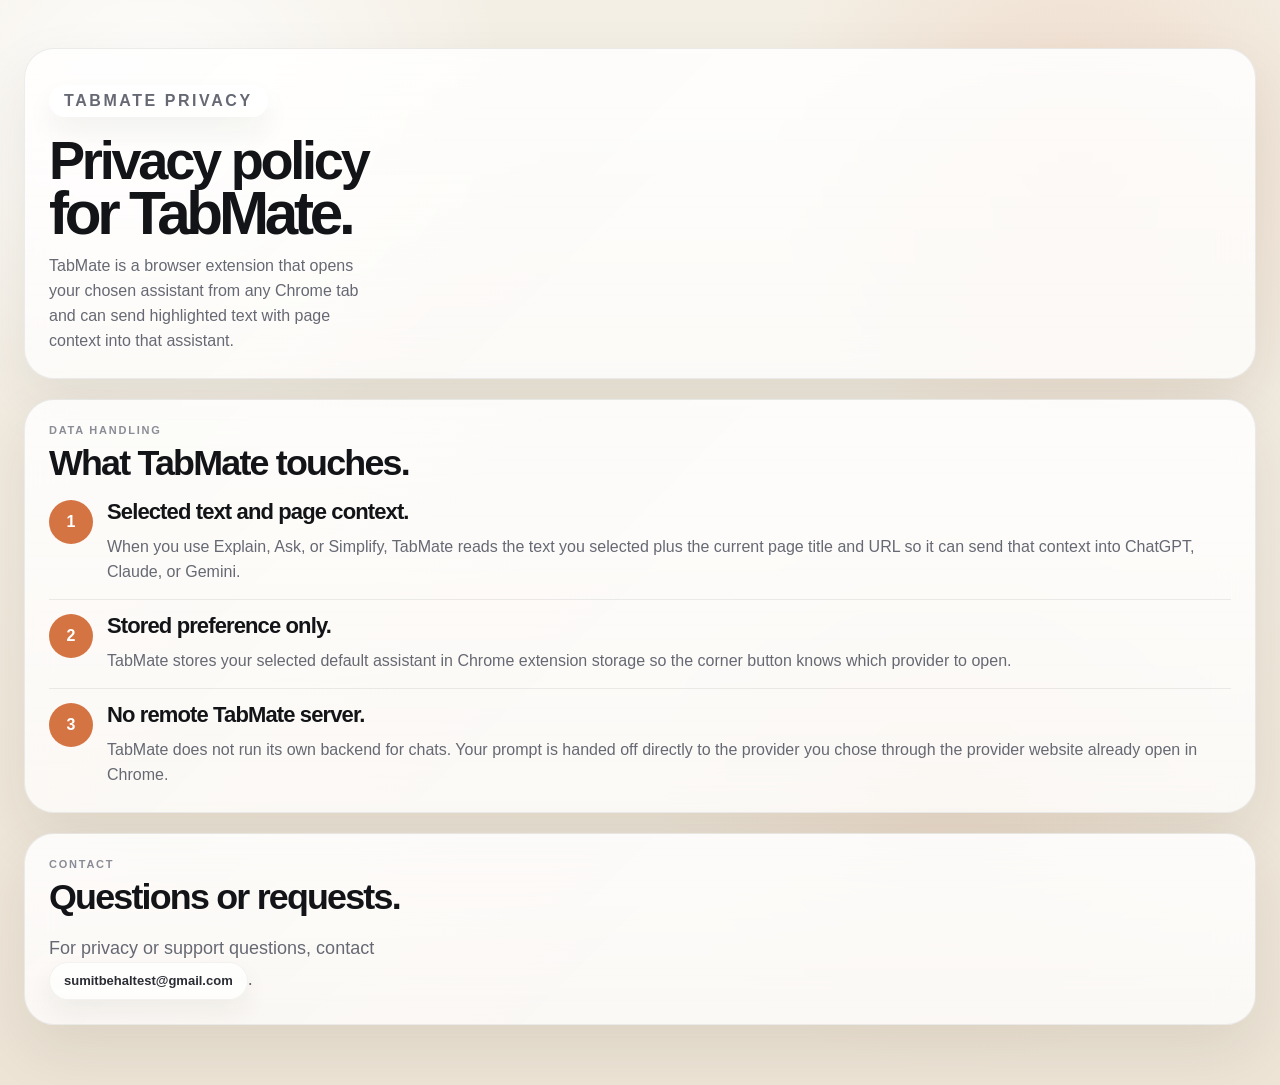
<file: privacy.html>
<!doctype html>
<html lang="en">
  <head>
    <meta charset="utf-8">
    <meta name="viewport" content="width=device-width, initial-scale=1">
    <title>TabMate Privacy</title>
    <link rel="stylesheet" href="site.css">
  </head>
  <body>
    <main class="page">
      <section class="story-card">
        <p class="eyebrow">TabMate privacy</p>
        <h1>
          <span class="headline-lead">Privacy policy</span>
          <span>for TabMate.</span>
        </h1>
        <p class="copy">TabMate is a browser extension that opens your chosen assistant from any Chrome tab and can send highlighted text with page context into that assistant.</p>
      </section>

      <section class="how-it-works">
        <div class="section-head">
          <p class="section-kicker">Data handling</p>
          <h2>What TabMate touches.</h2>
        </div>
        <div class="steps">
          <article class="step">
            <span class="step-number">1</span>
            <div>
              <h3>Selected text and page context.</h3>
              <p>When you use Explain, Ask, or Simplify, TabMate reads the text you selected plus the current page title and URL so it can send that context into ChatGPT, Claude, or Gemini.</p>
            </div>
          </article>
          <article class="step">
            <span class="step-number">2</span>
            <div>
              <h3>Stored preference only.</h3>
              <p>TabMate stores your selected default assistant in Chrome extension storage so the corner button knows which provider to open.</p>
            </div>
          </article>
          <article class="step">
            <span class="step-number">3</span>
            <div>
              <h3>No remote TabMate server.</h3>
              <p>TabMate does not run its own backend for chats. Your prompt is handed off directly to the provider you chose through the provider website already open in Chrome.</p>
            </div>
          </article>
        </div>
      </section>

      <section class="how-it-works">
        <div class="section-head">
          <p class="section-kicker">Contact</p>
          <h2>Questions or requests.</h2>
        </div>
        <p class="copy">For privacy or support questions, contact <a class="secondary-link" href="mailto:sumitbehaltest@gmail.com">sumitbehaltest@gmail.com</a>.</p>
      </section>
    </main>
  </body>
</html>
</file>
<file: site.css>
:root {
  color-scheme: light;
  --display-font: -apple-system, BlinkMacSystemFont, "SF Pro Display", "Segoe UI", sans-serif;
  --ui-font: -apple-system, BlinkMacSystemFont, "SF Pro Text", "Segoe UI", sans-serif;
  --bg: #f4efe5;
  --bg-deep: #ede4d6;
  --ink: #131417;
  --muted: #666973;
  --subtle: #8a8d96;
  --line: rgba(24, 25, 30, 0.08);
  --surface: rgba(255, 255, 255, 0.84);
  --shadow: 0 24px 60px rgba(42, 31, 16, 0.09);
  --shadow-strong: 0 28px 70px rgba(42, 31, 16, 0.14);
}

* {
  box-sizing: border-box;
}

html,
body {
  margin: 0;
  min-height: 100%;
}

body {
  color: var(--ink);
  font-family: var(--ui-font);
  background:
    radial-gradient(circle at 12% 10%, rgba(255, 255, 255, 0.96), transparent 24%),
    radial-gradient(circle at 84% 14%, rgba(213, 116, 67, 0.16), transparent 22%),
    radial-gradient(circle at 74% 72%, rgba(213, 116, 67, 0.08), transparent 24%),
    linear-gradient(180deg, var(--bg) 0%, var(--bg-deep) 100%);
}

body::before {
  content: "";
  position: fixed;
  inset: 0;
  background:
    linear-gradient(rgba(255, 255, 255, 0.14) 1px, transparent 1px),
    linear-gradient(90deg, rgba(255, 255, 255, 0.14) 1px, transparent 1px);
  background-size: 32px 32px;
  mask-image: linear-gradient(180deg, rgba(0, 0, 0, 0.14), transparent 38%);
  pointer-events: none;
}

.page {
  position: relative;
  z-index: 1;
  max-width: 1280px;
  margin: 0 auto;
  padding: 48px 24px 60px;
}

h1,
h2,
h3,
p,
ul {
  margin: 0;
}

.hero {
  display: grid;
  grid-template-columns: minmax(0, 0.9fr) minmax(500px, 1.1fr);
  gap: 34px;
  align-items: start;
}

.hero-copy {
  padding-top: 10px;
}

.eyebrow,
.section-kicker,
.brand-name {
  font-size: 11px;
  font-weight: 700;
  letter-spacing: 0.16em;
  text-transform: uppercase;
  color: var(--subtle);
}

.eyebrow {
  display: inline-flex;
  align-items: center;
  min-height: 32px;
  padding: 0 14px;
  border-radius: 999px;
  background: rgba(255, 255, 255, 0.68);
  border: 1px solid rgba(255, 255, 255, 0.76);
  box-shadow: 0 14px 28px rgba(42, 31, 16, 0.06);
}

h1 {
  margin-top: 18px;
  font-family: var(--display-font);
  max-width: 100%;
  font-size: clamp(42px, 4.7vw, 62px);
  font-weight: 700;
  line-height: 0.94;
  letter-spacing: -0.07em;
}

h1 span {
  display: block;
}

h1 span:last-child,
.headline-lead {
  white-space: nowrap;
}

.headline-lead {
  font-size: 0.9em;
  letter-spacing: -0.06em;
}

.copy {
  max-width: 35ch;
  margin-top: 18px;
  font-size: 18px;
  line-height: 1.56;
  color: var(--muted);
}

.hero-pills,
.hero-actions,
.footer-links {
  display: flex;
  flex-wrap: wrap;
  gap: 10px;
}

.hero-pills {
  margin-top: 22px;
}

.hero-pill,
.secondary-link,
.footer-link {
  display: inline-flex;
  align-items: center;
  min-height: 38px;
  padding: 0 14px;
  border-radius: 999px;
  background: rgba(255, 255, 255, 0.72);
  border: 1px solid rgba(24, 25, 30, 0.05);
  box-shadow: 0 12px 26px rgba(42, 31, 16, 0.06);
  font-size: 13px;
  font-weight: 600;
  color: #2a2d34;
  text-decoration: none;
}

.hero-actions {
  margin-top: 22px;
}

.primary-link {
  display: inline-flex;
  align-items: center;
  justify-content: center;
  min-height: 46px;
  padding: 0 18px;
  border-radius: 999px;
  background: #191b20;
  color: #fff;
  text-decoration: none;
  font-size: 15px;
  font-weight: 700;
  box-shadow: 0 18px 32px rgba(19, 20, 24, 0.18);
  transition: transform 140ms ease, box-shadow 140ms ease, background 140ms ease;
}

.primary-link:hover,
.secondary-link:hover,
.footer-link:hover {
  transform: translateY(-1px);
}

.primary-link:hover {
  background: linear-gradient(135deg, #2a2d34, #1b1d22);
  box-shadow: 0 24px 38px rgba(19, 20, 24, 0.22);
}

.secondary-link:hover,
.footer-link:hover {
  background: rgba(255, 255, 255, 0.92);
}

.preview-browser,
.story-card,
.how-it-works,
.assistants {
  border: 1px solid var(--line);
  border-radius: 30px;
  box-shadow: var(--shadow);
  backdrop-filter: blur(18px);
}

.hero-panel {
  display: grid;
  align-self: center;
}

.preview-browser {
  padding: 10px;
  background:
    linear-gradient(180deg, rgba(255, 255, 255, 0.98), rgba(244, 239, 231, 0.94)),
    linear-gradient(135deg, rgba(213, 116, 67, 0.03), transparent 68%);
  box-shadow:
    0 24px 56px rgba(42, 31, 16, 0.12),
    inset 0 1px 0 rgba(255, 255, 255, 0.78);
}

.preview-body {
  position: relative;
  aspect-ratio: 288 / 180;
  border-radius: 22px;
  overflow: hidden;
  background: #111317;
}

.preview-video {
  position: absolute;
  inset: 0;
  width: 100%;
  height: 100%;
  object-fit: contain;
  background: #111317;
}

.story-grid {
  display: grid;
  grid-template-columns: 1fr 1fr;
  gap: 20px;
  margin-top: 34px;
  align-items: stretch;
}

.story-card,
.how-it-works,
.assistants {
  padding: 24px;
  height: 100%;
  overflow: hidden;
  background:
    linear-gradient(180deg, rgba(255, 255, 255, 0.88), rgba(255, 255, 255, 0.76)),
    linear-gradient(135deg, rgba(213, 116, 67, 0.06), transparent 58%);
}

.story-card h2,
.section-head h2 {
  margin-top: 10px;
  font-family: var(--display-font);
  font-size: clamp(28px, 2.8vw, 40px);
  line-height: 1;
  letter-spacing: -0.05em;
}

.story-card p,
.step p,
.assistant-copy {
  margin-top: 12px;
  font-size: 16px;
  line-height: 1.56;
  color: var(--muted);
}

.story-what {
  display: grid;
  grid-template-rows: auto 1fr auto;
}

.story-what-copy h2 {
  max-width: none;
  font-size: clamp(28px, 2.1vw, 34px);
  white-space: nowrap;
}

.story-what-copy p {
  max-width: 34ch;
}

.story-loop-band {
  margin-top: 18px;
  padding: 16px 18px;
  border: 1px solid rgba(24, 25, 30, 0.08);
  border-radius: 24px;
  background:
    linear-gradient(180deg, rgba(255, 255, 255, 0.74), rgba(255, 255, 255, 0.58)),
    linear-gradient(135deg, rgba(213, 116, 67, 0.1), transparent 64%);
  box-shadow: inset 0 1px 0 rgba(255, 255, 255, 0.82);
}

.story-loop-kicker {
  margin-top: 0;
  font-size: 11px;
  font-weight: 700;
  letter-spacing: 0.16em;
  text-transform: uppercase;
  color: var(--subtle);
}

.story-loop-strip {
  display: flex;
  flex-wrap: wrap;
  gap: 10px;
  margin-top: 12px;
}

.story-loop-chip {
  display: inline-flex;
  align-items: center;
  justify-content: center;
  min-height: 38px;
  padding: 0 14px;
  border-radius: 999px;
  background: rgba(255, 255, 255, 0.8);
  border: 1px solid rgba(24, 25, 30, 0.08);
  font-size: 14px;
  font-weight: 600;
  line-height: 1.2;
  letter-spacing: -0.02em;
}

.benefit-stack {
  display: grid;
  gap: 12px;
  margin-top: 18px;
}

.benefit-row {
  display: grid;
  grid-template-columns: 40px 1fr;
  gap: 14px;
  align-items: start;
  padding: 16px;
  border: 1px solid rgba(24, 25, 30, 0.08);
  border-radius: 22px;
  background:
    linear-gradient(180deg, rgba(255, 255, 255, 0.7), rgba(255, 255, 255, 0.56)),
    linear-gradient(135deg, rgba(213, 116, 67, 0.08), transparent 60%);
  box-shadow: inset 0 1px 0 rgba(255, 255, 255, 0.78);
}

.story-benefits {
  display: grid;
  grid-template-rows: auto auto 1fr;
}

.story-benefits h2 {
  max-width: none;
  font-size: clamp(24px, 1.7vw, 30px);
  white-space: nowrap;
}

.story-benefits .benefit-stack {
  margin-top: 22px;
}

.benefit-row h3 {
  font-size: 20px;
  line-height: 1.02;
  letter-spacing: -0.04em;
}

.benefit-row p {
  margin-top: 6px;
  font-size: 15px;
  line-height: 1.55;
  color: var(--muted);
}

.benefit-badge {
  display: inline-flex;
  align-items: center;
  justify-content: center;
  width: 40px;
  height: 40px;
  border-radius: 999px;
  background: rgba(213, 116, 67, 0.18);
  color: #a85527;
  font-size: 14px;
  font-weight: 700;
  box-shadow: inset 0 1px 0 rgba(255, 255, 255, 0.8);
}

.how-it-works,
.assistants {
  margin-top: 20px;
}

.assistants {
  margin-top: 34px;
}

.steps {
  display: grid;
  gap: 14px;
  margin-top: 18px;
}

.step {
  display: grid;
  grid-template-columns: 44px 1fr;
  gap: 14px;
  align-items: start;
  padding-top: 14px;
  border-top: 1px solid rgba(24, 25, 30, 0.08);
}

.step:first-child {
  padding-top: 0;
  border-top: 0;
}

.step-number {
  display: inline-flex;
  align-items: center;
  justify-content: center;
  width: 44px;
  height: 44px;
  border-radius: 999px;
  background: #d57443;
  color: #fff;
  font-weight: 700;
}

.step h3 {
  font-size: 22px;
  line-height: 1.05;
  letter-spacing: -0.04em;
}

.assistant-grid {
  display: grid;
  grid-template-columns: repeat(3, minmax(0, 1fr));
  gap: 14px;
  margin-top: 18px;
}

.assistant-card {
  padding: 18px;
  border-radius: 24px;
  border: 1px solid rgba(24, 25, 30, 0.1);
  background: rgba(255, 255, 255, 0.72);
}

.assistant-brand {
  display: flex;
  align-items: center;
  gap: 12px;
}

.brand-logo-shell {
  display: inline-flex;
  align-items: center;
  justify-content: center;
  width: 48px;
  height: 48px;
  border-radius: 18px;
  background: rgba(255, 255, 255, 0.96);
  box-shadow:
    inset 0 0 0 1px rgba(24, 25, 30, 0.08),
    0 12px 24px rgba(42, 31, 16, 0.07);
}

.brand-logo {
  width: 28px;
  height: 28px;
  object-fit: contain;
}

.chatgpt-logo {
  width: 34px;
  height: 34px;
}

.assistant-card h3 {
  margin-top: 4px;
  font-size: 26px;
  font-family: var(--display-font);
  line-height: 0.94;
  letter-spacing: -0.06em;
}

.assistant-headline {
  margin-top: 14px;
  font-size: 16px;
  line-height: 1.35;
  font-weight: 700;
  letter-spacing: -0.02em;
}

.assistant-chatgpt {
  color: #131417;
}

.assistant-claude {
  color: #6b341c;
  background:
    linear-gradient(180deg, rgba(255, 250, 246, 0.98), rgba(249, 241, 233, 0.96)),
    linear-gradient(135deg, rgba(213, 116, 67, 0.1), transparent 62%);
}

.assistant-gemini {
  color: #2f4ba1;
  background:
    linear-gradient(180deg, rgba(246, 248, 255, 0.98), rgba(239, 242, 255, 0.96)),
    linear-gradient(135deg, rgba(91, 108, 255, 0.1), transparent 62%);
}

.page-footer {
  display: flex;
  align-items: center;
  justify-content: space-between;
  gap: 18px;
  margin-top: 22px;
  padding: 18px 4px 0;
}

.footer-copy p:last-child {
  margin-top: 8px;
  color: var(--muted);
}

@media (max-width: 1120px) {
  .hero,
  .story-grid,
  .assistant-grid {
    grid-template-columns: 1fr;
  }

  .story-benefits h2 {
    white-space: normal;
  }
}

@media (max-width: 820px) {
  .page {
    padding: 28px 16px 44px;
  }

  h1 {
    font-size: clamp(40px, 14vw, 58px);
  }

  .copy {
    max-width: none;
    font-size: 17px;
  }

  .page-footer {
    flex-direction: column;
    align-items: flex-start;
  }
}
</file>
